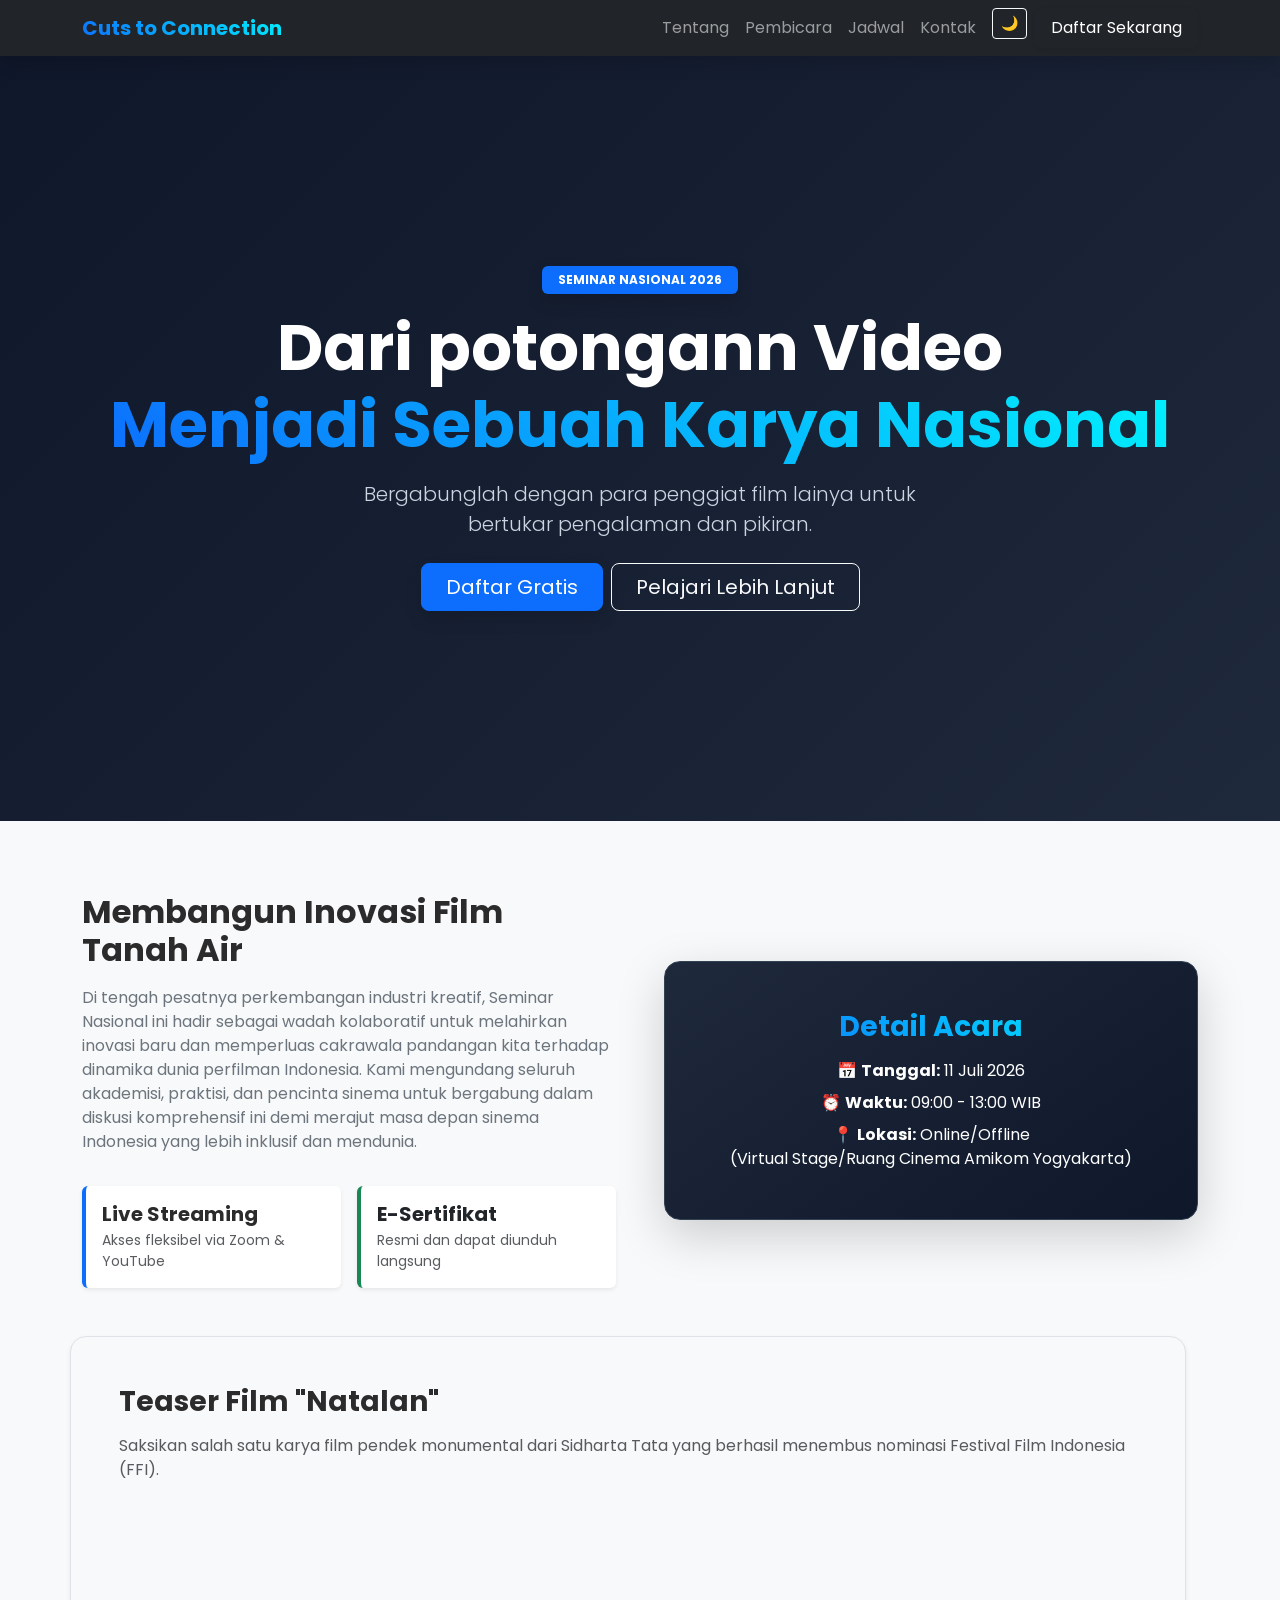
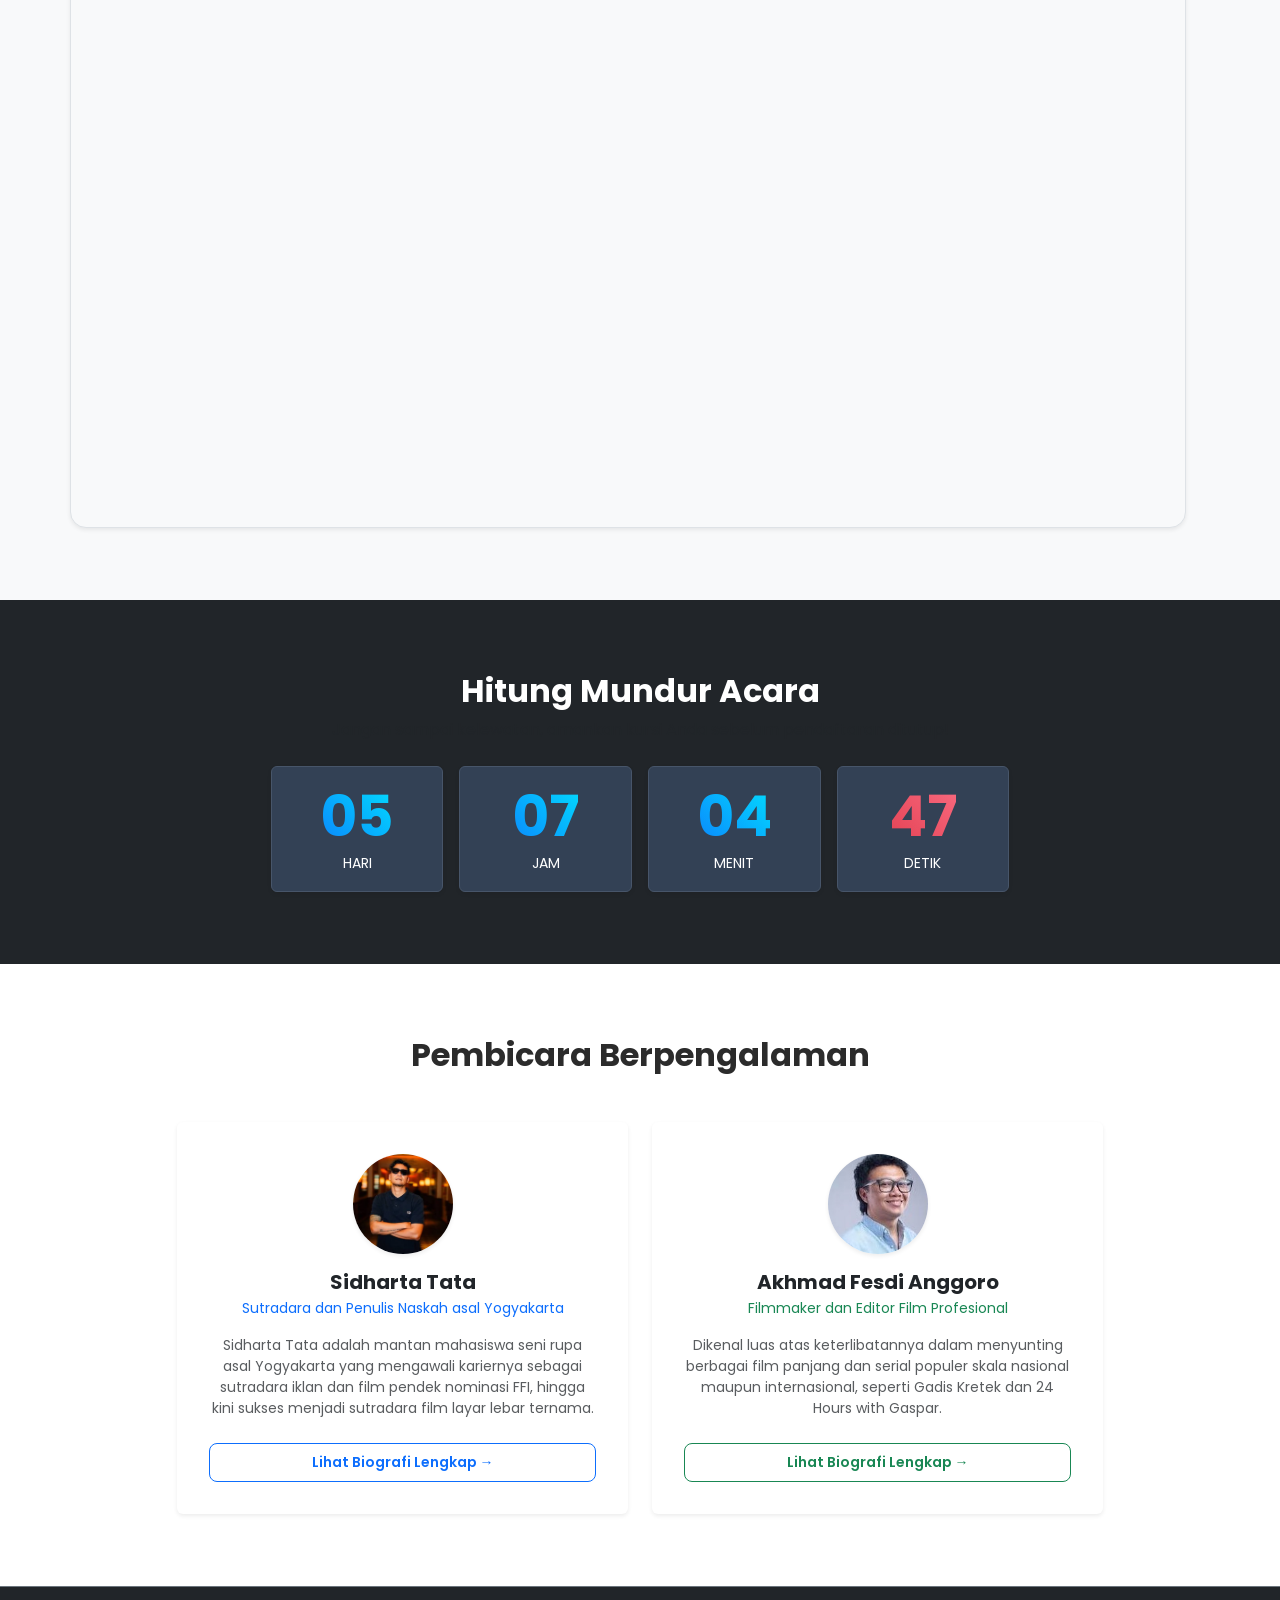
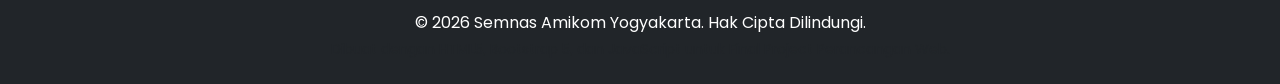
<file: index.html>
<!DOCTYPE html>
<html lang="id">
<head>
    <meta charset="UTF-8">
    <meta name="viewport" content="width=device-width, initial-scale=1.0">

    <title>CutsToConnection 2026 - Grand National Seminar
        <br> SemnasKoma 2026 - Grand National Seminar</br></title>

   

    <link href="https://cdn.jsdelivr.net/npm/bootstrap@5.3.2/dist/css/bootstrap.min.css" rel="stylesheet">
    <link href="https://fonts.googleapis.com/css2?family=Poppins:wght@300;400;600;700&display=swap" rel="stylesheet">
    <link rel="stylesheet" href="style.css">
    <!-- Kelompok S3K -->
</head>
<body>

    <nav class="navbar navbar-expand-lg navbar-dark bg-dark sticky-top shadow">
        <div class="container">
            <a class="navbar-brand fw-bold text-gradient" href="#">Cuts to Connection</a>
            <button class="navbar-toggler" type="button" data-bs-toggle="collapse" data-bs-target="#navbarNav">
                <span class="navbar-toggler-icon"></span>
            </button>
            <div class="collapse navbar-collapse" id="navbarNav">
                <ul class="navbar-nav ms-auto text-center">
                    <li class="nav-item"><a class="nav-link" href="#tentang">Tentang</a></li>
                    <li class="nav-item"><a class="nav-link" href="#pembicara">Pembicara</a></li>
                    <li class="nav-item"><a class="nav-link" href="jadwal.html">Jadwal</a></li>
                    <li class="nav-item"><a class="nav-link" href="kontak.html">Kontak</a></li>
                    <li class="nav-item">
                        <button id="themeToggle" class="btn btn-outline-light btn-sm ms-2" type="button" aria-label="Ganti tema">🌙</button>
                    </li>
                    <li class="nav-item"><a class="nav-link btn btn-primary text-white px-3 ms-2 shadow-sm" href="daftar.html">Daftar Sekarang</a></li>
                </ul>
            </div>
        </div>
    </nav>

    <header class="hero-section text-white text-center d-flex align-items-center">
        <div class="container py-5">
            <span class="badge bg-primary px-3 py-2 mb-3 shadow">SEMINAR NASIONAL 2026</span>
            <h1 class="display-3 fw-bold mb-3">Dari potongann Video <br><span class="text-gradient">Menjadi Sebuah Karya Nasional</span></h1>
            <p class="lead text-muted-light mb-4 mx-auto" style="max-width: 600px;">
                Bergabunglah dengan para penggiat film lainya untuk bertukar pengalaman dan pikiran.
            </p>
            <div class="d-grid gap-2 d-sm-flex justify-content-sm-center">
                <a href="daftar.html" class="btn btn-primary btn-lg px-4 gap-3 shadow">Daftar Gratis</a>
                <a href="#tentang" class="btn btn-outline-light btn-lg px-4">Pelajari Lebih Lanjut</a>
            </div>
        </div>
    </header>

    <section id="tentang" class="py-5 bg-light">
        <div class="container py-4">
            <div class="row align-items-center g-5">
                <div class="col-lg-6">
                    <h2 class="fw-bold mb-3">Membangun Inovasi Film Tanah Air  </h2>
                    <p class="text-secondary">Di tengah pesatnya perkembangan industri kreatif, Seminar Nasional ini hadir sebagai wadah kolaboratif untuk melahirkan inovasi baru dan memperluas cakrawala pandangan kita terhadap dinamika dunia perfilman Indonesia. Kami mengundang seluruh akademisi, praktisi, dan pencinta sinema untuk bergabung dalam diskusi komprehensif ini demi merajut masa depan sinema Indonesia yang lebih inklusif dan mendunia.</p>
                    <div class="row g-3 mt-2">
                        <div class="col-sm-6">
                            <div class="p-3 bg-white rounded shadow-sm border-start border-primary border-4">
                                <h5 class="fw-bold mb-1">Live Streaming</h5>
                                <p class="text-muted small mb-0">Akses fleksibel via Zoom & YouTube</p>
                            </div>
                        </div>
                        <div class="col-sm-6">
                            <a href="sertifikat.html" class="text-decoration-none text-dark d-block">
                                <div class="p-3 bg-white rounded shadow-sm border-start border-success border-4 h-100">
                                    <h5 class="fw-bold mb-1">E-Sertifikat</h5>
                                    <p class="text-muted small mb-0">Resmi dan dapat diunduh langsung</p>
                                </div>
                            </a>
                        </div>
                    </div>
                </div>
                <div class="col-lg-6 text-center">
                    <div class="p-5 bg-dark text-white rounded-4 shadow-lg dynamic-card">
                        <h3 class="fw-bold text-gradient mb-3">Detail Acara</h3>
                        <p class="mb-2">📅 <strong>Tanggal:</strong> 11 Juli 2026</p>
                        <p class="mb-2">⏰ <strong>Waktu:</strong> 09:00 - 13:00 WIB</p>
                        <p class="mb-0">📍 <strong>Lokasi:</strong> Online/Offline <br>(Virtual Stage/Ruang Cinema Amikom Yogyakarta)</p>
                    </div>
                </div>

                <div class="row g-4 mt-4 align-items-stretch">
                    <div class="col-12">
                        <div class="p-4 p-md-5 rounded-4 shadow-sm border h-100 bg-light">
                            <h3 class="fw-bold mb-3">Teaser Film "Natalan"</h3>
                            <p class="text-muted mb-4">Saksikan salah satu karya film pendek monumental dari Sidharta Tata yang berhasil menembus nominasi Festival Film Indonesia (FFI).</p>
                            <div class="ratio ratio-16x9 rounded overflow-hidden">
                            <iframe src="https://www.youtube.com/embed/ANlKtc3O_gI?si=EwRk-MDSQAUgYRhF" title="YouTube video player" frameborder="0" allow="accelerometer; autoplay; clipboard-write; encrypted-media; gyroscope; picture-in-picture; web-share" referrerpolicy="strict-origin-when-cross-origin" allowfullscreen></iframe>
                            </div>
                        </div>
                    </div>
                </div>
            </div>
        </div>
    </section>

    <section id="countdown-section" class="py-5 bg-dark text-white text-center">
        <div class="container py-4">
            <h2 class="fw-bold mb-2">Hitung Mundur Acara</h2>
            <p class="text-muted mb-4">Jangan sampai kelewatan, amankan kursi Anda sebelum pendaftaran ditutup!</p>
            
            <div class="row justify-content-center g-3" id="countdown-timer">
                <div class="col-3 col-md-2">
                    <div class="p-3 bg-secondary-dark rounded shadow-sm">
                        <h2 class="display-4 fw-bold mb-0 text-gradient" id="days">00</h2>
                        <span class="small text-uppercase tracking-wider">Hari</span>
                    </div>
                </div>
                <div class="col-3 col-md-2">
                    <div class="p-3 bg-secondary-dark rounded shadow-sm">
                        <h2 class="display-4 fw-bold mb-0 text-gradient" id="hours">00</h2>
                        <span class="small text-uppercase tracking-wider">Jam</span>
                    </div>
                </div>
                <div class="col-3 col-md-2">
                    <div class="p-3 bg-secondary-dark rounded shadow-sm">
                        <h2 class="display-4 fw-bold mb-0 text-gradient" id="minutes">00</h2>
                        <span class="small text-uppercase tracking-wider">Menit</span>
                    </div>
                </div>
                <div class="col-3 col-md-2">
                    <div class="p-3 bg-secondary-dark rounded shadow-sm">
                        <h2 class="display-4 fw-bold mb-0 text-danger-gradient" id="seconds">00</h2>
                        <span class="small text-uppercase tracking-wider">Detik</span>
                    </div>
                </div>
            </div>
        </div>
    </section>

<section id="pembicara" class="py-5">
    <div class="container py-4">
        <h2 class="fw-bold text-center mb-5">Pembicara Berpengalaman</h2>
        
        <div class="row g-4 justify-content-center">
            
            <div class="col-md-5">
                <div class="card h-100 shadow-sm text-center border-0 card-hover bg-white p-2">
                    <div class="card-body p-4 d-flex flex-column justify-content-between">
                        <div>
                            <div class="mx-auto mb-3" style="width: 100px; height: 100px;">
                                <img src="sidharta.jpg" alt="Sidharta Tata" class="img-fluid rounded-circle shadow-sm w-100 h-100 object-fit-cover">
                            </div>
                            <h5 class="card-title fw-bold mb-1">Sidharta Tata</h5>
                            <p class="text-primary small mb-3">Sutradara dan Penulis Naskah asal Yogyakarta</p>
                            <p class="card-text text-muted small">Sidharta Tata adalah mantan mahasiswa seni rupa asal Yogyakarta yang mengawali kariernya sebagai sutradara iklan dan film pendek nominasi FFI, hingga kini sukses menjadi sutradara film layar lebar ternama.</p>
                        </div>
                        <div class="mt-4">
                            <a href="pembicara.html?speaker=sidharta" class="btn btn-outline-primary btn-sm w-100 py-2 fw-semibold rounded-3">Lihat Biografi Lengkap →</a>
                        </div>
                    </div>
                </div>
            </div> 
            <div class="col-md-5">
                <div class="card h-100 shadow-sm text-center border-0 card-hover bg-white p-2">
                    <div class="card-body p-4 d-flex flex-column justify-content-between">
                        <div>
                            <div class="mx-auto mb-3" style="width: 100px; height: 100px;">
                                <img src="anggoro.jpg" alt="Akhmad Fesdi Anggoro" class="img-fluid rounded-circle shadow-sm w-100 h-100 object-fit-cover">
                            </div>
                            <h5 class="card-title fw-bold mb-1">Akhmad Fesdi Anggoro</h5>
                            <p class="text-success small mb-3">Filmmaker dan Editor Film Profesional</p>
                            <p class="card-text text-muted small">Dikenal luas atas keterlibatannya dalam menyunting berbagai film panjang dan serial populer skala nasional maupun internasional, seperti Gadis Kretek dan 24 Hours with Gaspar.</p>
                        </div>
                        <div class="mt-4">
                            <a href="pembicara.html?speaker=anggoro" class="btn btn-outline-success btn-sm w-100 py-2 fw-semibold rounded-3">Lihat Biografi Lengkap →</a>
                        </div>
                    </div>
                </div>
            </div>

        </div>
    </div>
</section>

    <footer class="bg-dark text-white text-center py-4 border-top border-secondary">
        <div class="container">
            <p class="mb-1">&copy; 2026 Semnas Amikom Yogyakarta. Hak Cipta Dilindungi.</p>
            <p class="small text-muted mb-0">Dibuat dengan HTML5, Bootstrap 5, dan JavaScript untuk Final Project Perancangan Web.</p>
        </div>
    </footer>

    <div class="modal fade" id="successModal" tabindex="-1" aria-hidden="true">
        <div class="modal-dialog modal-dialog-centered">
            <div class="modal-content border-0 shadow-lg">
                <div class="modal-header bg-success text-white">
                    <h5 class="modal-title fw-bold">Pandaftaran Berhasil!</h5>
                    <button type="button" class="btn-close btn-close-white" data-bs-dismiss="modal" aria-label="Close"></button>
                </div>
                <div class="modal-body p-4 text-center">
                    <div class="mb-3 text-success">
                        <svg xmlns="http://www.w3.org/2000/svg" width="64" height="64" fill="currentColor" class="bi bi-check-circle-fill" viewBox="0 0 16 16">
                          <path d="16 8A8 8 0 1 1 0 8a8 8 0 0 1 16 0zm-3.97-3.03a.75.75 0 0 0-1.08.022L7.477 9.417 5.384 7.323a.75.75 0 0 0-1.06 1.06L6.97 11.03a.75.75 0 0 0 1.079-.02l3.992-4.99a.75.75 0 0 0-.01-1.05z"/>
                        </svg>
                    </div>
                    <h4 class="fw-bold mb-2" id="modalUser">Halo, Peserta!</h4>
                    <p class="text-secondary mb-0" id="modalMessage">Pendaftaran Anda berhasil dicatat.</p>
                </div>
                <div class="modal-footer bg-light border-0 justify-content-center">
                    <button type="button" class="btn btn-secondary px-4" data-bs-dismiss="modal">Tutup</button>
                </div>
            </div>
        </div>
    </div>

    <script src="https://cdn.jsdelivr.net/npm/bootstrap@5.3.2/dist/js/bootstrap.bundle.min.js"></script>
    <script src="script.js"></script>
</body>
</html>
</file>
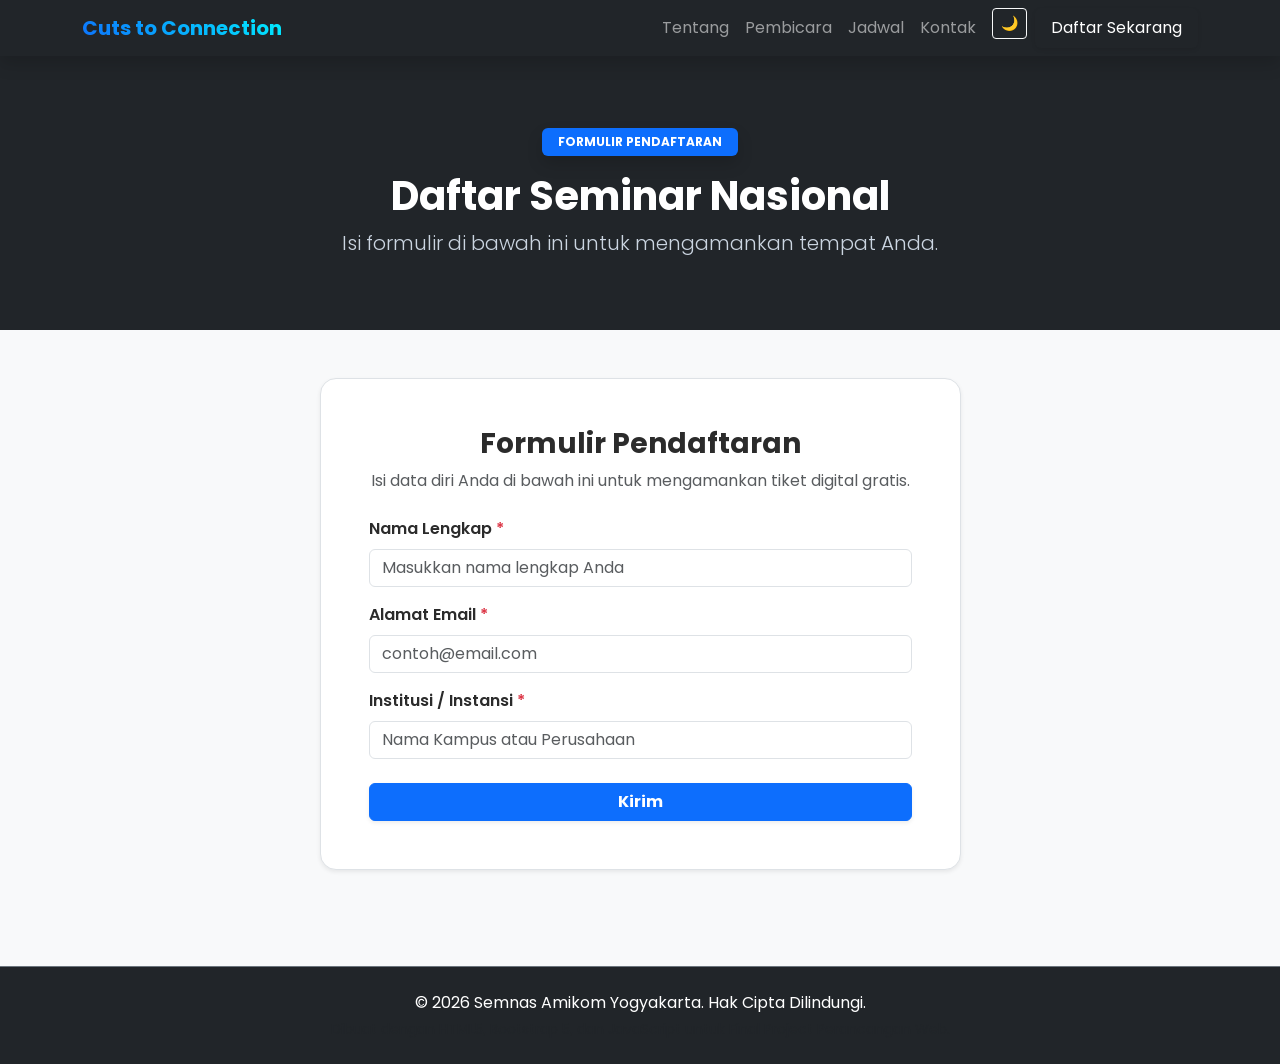
<file: daftar.html>
<!DOCTYPE html>
<html lang="id">
<head>
    <meta charset="UTF-8">
    <meta name="viewport" content="width=device-width, initial-scale=1.0">
    <title>Daftar - CutsToConnection 2026</title>
    <link href="https://cdn.jsdelivr.net/npm/bootstrap@5.3.2/dist/css/bootstrap.min.css" rel="stylesheet">
    <link href="https://fonts.googleapis.com/css2?family=Poppins:wght@300;400;600;700&display=swap" rel="stylesheet">
    <link rel="stylesheet" href="style.css">
</head>
<body class="bg-light">
    <nav class="navbar navbar-expand-lg navbar-dark bg-dark sticky-top shadow">
        <div class="container">
            <a class="navbar-brand fw-bold text-gradient" href="index.html">Cuts to Connection</a>
            <button class="navbar-toggler" type="button" data-bs-toggle="collapse" data-bs-target="#navbarNav">
                <span class="navbar-toggler-icon"></span>
            </button>
            <div class="collapse navbar-collapse" id="navbarNav">
                <ul class="navbar-nav ms-auto text-center">
                    <li class="nav-item"><a class="nav-link" href="index.html#tentang">Tentang</a></li>
                    <li class="nav-item"><a class="nav-link" href="pembicara.html">Pembicara</a></li>
                    <li class="nav-item"><a class="nav-link" href="jadwal.html">Jadwal</a></li>
                    <li class="nav-item"><a class="nav-link" href="kontak.html">Kontak</a></li>
                    <li class="nav-item">
                        <button id="themeToggle" class="btn btn-outline-light btn-sm ms-2" type="button" aria-label="Ganti tema">🌙</button>
                    </li>
                    <li class="nav-item"><a class="nav-link btn btn-primary text-white px-3 ms-2 shadow-sm" href="daftar.html">Daftar Sekarang</a></li>
                </ul>
            </div>
        </div>
    </nav>

    <header class="py-5 bg-dark text-white text-center">
        <div class="container py-4">
            <span class="badge bg-primary px-3 py-2 mb-3 shadow">FORMULIR PENDAFTARAN</span>
            <h1 class="fw-bold mb-2">Daftar Seminar Nasional</h1>
            <p class="text-muted-light lead mb-0">Isi formulir di bawah ini untuk mengamankan tempat Anda.</p>
        </div>
    </header>

    <main class="container py-5">
        <div class="row justify-content-center">
            <div class="col-lg-7">
                <div class="bg-white p-4 p-md-5 rounded-4 shadow-sm border">
                    <h3 class="fw-bold text-center mb-2">Formulir Pendaftaran</h3>
                    <p class="text-muted text-center mb-4">Isi data diri Anda di bawah ini untuk mengamankan tiket digital gratis.</p>

                    <form id="rsvpForm">
                        <div class="mb-3">
                            <label for="inputNama" class="form-label fw-semibold">Nama Lengkap <span class="text-danger">*</span></label>
                            <input type="text" class="form-control" id="inputNama" placeholder="Masukkan nama lengkap Anda" required>
                        </div>
                        <div class="mb-3">
                            <label for="inputEmail" class="form-label fw-semibold">Alamat Email <span class="text-danger">*</span></label>
                            <input type="email" class="form-control" id="inputEmail" placeholder="contoh@email.com" required>
                        </div>
                        <div class="mb-4">
                            <label for="inputInstitusi" class="form-label fw-semibold">Institusi / Instansi <span class="text-danger">*</span></label>
                            <input type="text" class="form-control" id="inputInstitusi" placeholder="Nama Kampus atau Perusahaan" required>
                        </div>
                        <button type="submit" class="btn btn-primary w-100 py-2.5 fw-bold shadow-sm">Kirim</button>
                    </form>
                </div>
            </div>
        </div>
    </main>

    <footer class="bg-dark text-white text-center py-4 border-top border-secondary mt-5">
        <div class="container">
            <p class="mb-1">&copy; 2026 Semnas Amikom Yogyakarta. Hak Cipta Dilindungi.</p>
            <p class="small text-muted mb-0">Dibuat dengan HTML5, Bootstrap 5, dan JavaScript untuk Final Project Perancangan Web.</p>
        </div>
    </footer>

    <div class="modal fade" id="successModal" tabindex="-1" aria-hidden="true">
        <div class="modal-dialog modal-dialog-centered">
            <div class="modal-content border-0 shadow-lg">
                <div class="modal-header bg-success text-white">
                    <h5 class="modal-title fw-bold">Pendaftaran Berhasil!</h5>
                    <button type="button" class="btn-close btn-close-white" data-bs-dismiss="modal" aria-label="Close"></button>
                </div>
                <div class="modal-body p-4 text-center">
                    <h4 class="fw-bold mb-2" id="modalUser">Halo, Peserta!</h4>
                    <p class="text-secondary mb-0" id="modalMessage">Pendaftaran Anda berhasil dicatat.</p>
                </div>
                <div class="modal-footer bg-light border-0 justify-content-center">
                    <button type="button" class="btn btn-secondary px-4" data-bs-dismiss="modal">Tutup</button>
                </div>
            </div>
        </div>
    </div>

    <script src="https://cdn.jsdelivr.net/npm/bootstrap@5.3.2/dist/js/bootstrap.bundle.min.js"></script>
    <script src="script.js"></script>
</body>
</html>
</file>
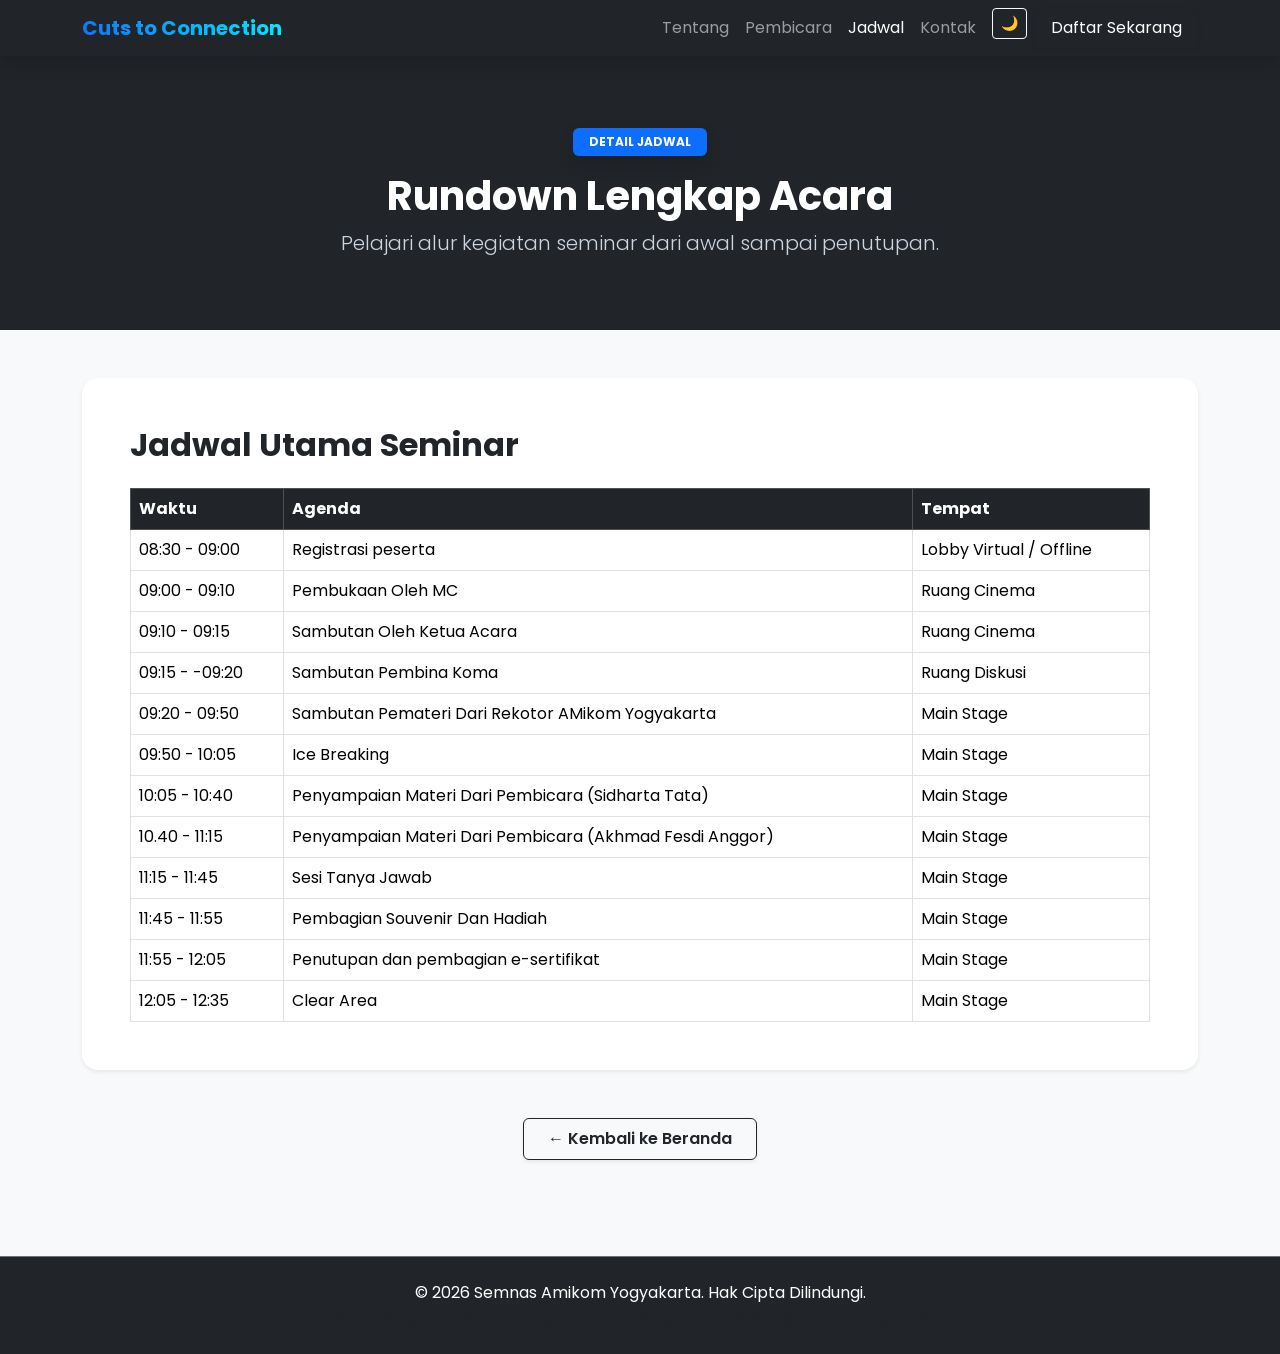
<file: jadwal.html>
<!DOCTYPE html>
<html lang="id">
<head>
    <meta charset="UTF-8">
    <meta name="viewport" content="width=device-width, initial-scale=1.0">
    <title>Jadwal Acara - CutsToConnection 2026</title>
    <link href="https://cdn.jsdelivr.net/npm/bootstrap@5.3.2/dist/css/bootstrap.min.css" rel="stylesheet">
    <link href="https://fonts.googleapis.com/css2?family=Poppins:wght@300;400;600;700&display=swap" rel="stylesheet">
    <link rel="stylesheet" href="style.css">
</head>
<body class="bg-light">
    <nav class="navbar navbar-expand-lg navbar-dark bg-dark sticky-top shadow">
        <div class="container">
            <a class="navbar-brand fw-bold text-gradient" href="index.html">Cuts to Connection</a>
            <button class="navbar-toggler" type="button" data-bs-toggle="collapse" data-bs-target="#navbarNav">
                <span class="navbar-toggler-icon"></span>
            </button>
            <div class="collapse navbar-collapse" id="navbarNav">
                <ul class="navbar-nav ms-auto text-center">
                    <li class="nav-item"><a class="nav-link" href="index.html#tentang">Tentang</a></li>
                    <li class="nav-item"><a class="nav-link" href="pembicara.html">Pembicara</a></li>
                    <li class="nav-item"><a class="nav-link active" href="jadwal.html">Jadwal</a></li>
                    <li class="nav-item"><a class="nav-link" href="kontak.html">Kontak</a></li>
                    <li class="nav-item">
                        <button id="themeToggle" class="btn btn-outline-light btn-sm ms-2" type="button" aria-label="Ganti tema">🌙</button>
                    </li>
                    <li class="nav-item"><a class="nav-link btn btn-primary text-white px-3 ms-2 shadow-sm" href="index.html#rsvp">Daftar Sekarang</a></li>
                </ul>
            </div>
        </div>
    </nav>

    <header class="py-5 bg-dark text-white text-center">
        <div class="container py-4">
            <span class="badge bg-primary px-3 py-2 mb-3 shadow">DETAIL JADWAL</span>
            <h1 class="fw-bold mb-2">Rundown Lengkap Acara</h1>
            <p class="text-muted-light lead mb-0">Pelajari alur kegiatan seminar dari awal sampai penutupan.</p>
        </div>
    </header>

    <main class="container py-5">
        <div class="row g-4">
            <div class="col-12">
                <div class="card border-0 shadow-sm rounded-4 p-4 p-md-5">
                    <h2 class="fw-bold mb-4">Jadwal Utama Seminar</h2>
                    <div class="table-responsive">
                        <table class="table table-bordered align-middle mb-0">
                            <thead class="table-dark">
                                <tr>
                                    <th>Waktu</th>
                                    <th>Agenda</th>
                                    <th>Tempat</th>
                                </tr>
                            </thead>
                            <tbody>
                                <tr>
                                    <td>08:30 - 09:00</td>
                                    <td>Registrasi peserta</td>
                                    <td>Lobby Virtual / Offline</td>
                                </tr>
                                <tr>
                                    <td>09:00 - 09:10</td>
                                    <td>Pembukaan Oleh MC</td>
                                    <td>Ruang Cinema </td>
                                </tr>
                                <tr>
                                    <td>09:10 - 09:15</td>
                                    <td>Sambutan Oleh Ketua Acara</td>
                                    <td>Ruang Cinema </td>
                                </tr>
                                <tr>
                                    <td>09:15 - -09:20</td>
                                    <td>Sambutan Pembina Koma</td>
                                    <td>Ruang Diskusi</td>
                                </tr>
                                <tr>
                                    <td>09:20 - 09:50</td>
                                    <td>Sambutan Pemateri Dari Rekotor AMikom Yogyakarta</td>
                                    <td>Main Stage</td>
                                </tr>
                                   <tr>
                                    <td>09:50 - 10:05</td>
                                    <td>Ice Breaking</td>
                                    <td>Main Stage</td>
                                </tr>
                                   <tr>
                                    <td>10:05 - 10:40</td>
                                    <td>Penyampaian Materi Dari Pembicara (Sidharta Tata)</td>
                                    <td>Main Stage</td>
                                </tr>
                                   <tr>
                                    <td>10.40 - 11:15</td>
                                    <td>Penyampaian Materi Dari Pembicara (Akhmad Fesdi Anggor)</td>
                                    <td>Main Stage</td>
                                </tr>
                                   <tr>
                                    <td>11:15 - 11:45</td>
                                    <td>Sesi Tanya Jawab</td>
                                    <td>Main Stage</td>
                                </tr>
                                   <tr>
                                    <td>11:45 - 11:55</td>
                                    <td>Pembagian Souvenir Dan Hadiah</td>
                                    <td>Main Stage</td>
                                </tr>
                                   <tr>
                                    <td>11:55 - 12:05</td>
                                    <td>Penutupan dan pembagian e-sertifikat</td>
                                    <td>Main Stage</td>
                                </tr>
                                   <tr>
                                    <td>12:05 - 12:35</td>
                                    <td>Clear Area</td>
                                    <td>Main Stage</td>
                                   </tr>
                            </tbody>
                        </table>
                    </div>
                </div>
            </div>
        </div>

        <div class="text-center mt-5">
            <a href="index.html" class="btn btn-outline-dark px-4 py-2 fw-semibold shadow-sm">← Kembali ke Beranda</a>
        </div>
    </main>

    <footer class="bg-dark text-white text-center py-4 border-top border-secondary mt-5">
        <div class="container">
            <p class="mb-1">&copy; 2026 Semnas Amikom Yogyakarta. Hak Cipta Dilindungi.</p>
            <p class="small text-muted mb-0">Dibuat dengan HTML5, Bootstrap 5, dan JavaScript untuk Final Project Perancangan Web.</p>
        </div>
    </footer>

    <script src="https://cdn.jsdelivr.net/npm/bootstrap@5.3.2/dist/js/bootstrap.bundle.min.js"></script>
    <script src="script.js"></script>
</body>
</html>
</file>
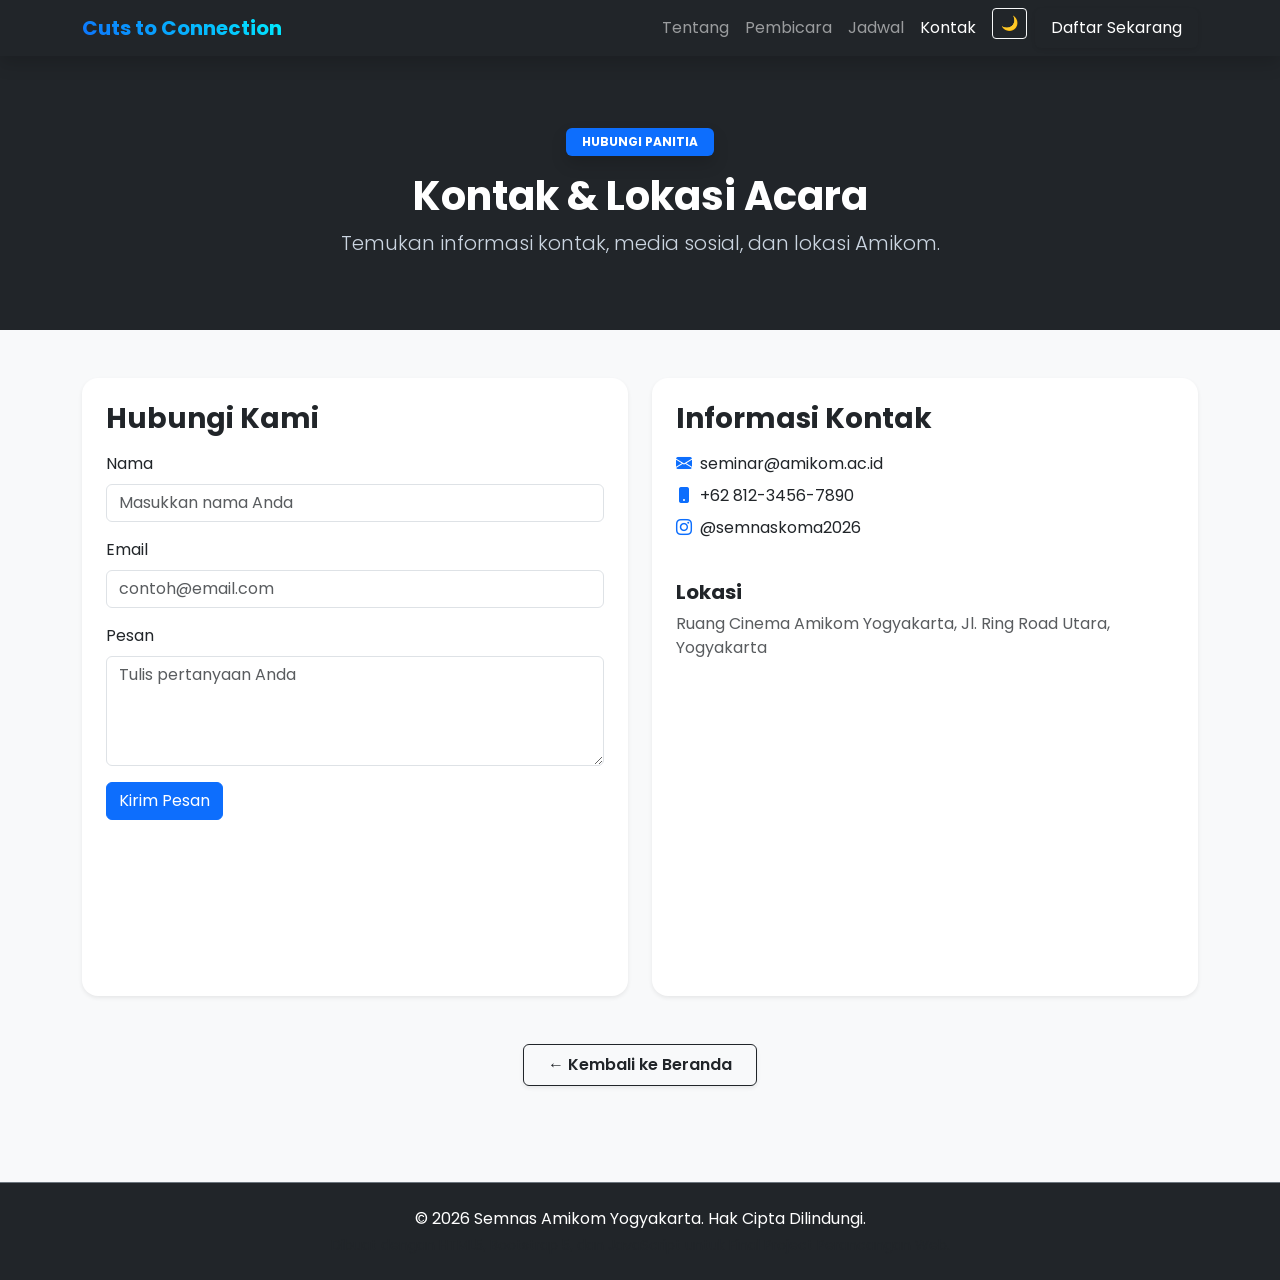
<file: kontak.html>
<!DOCTYPE html>
<html lang="id">
<head>
    <meta charset="UTF-8">
    <meta name="viewport" content="width=device-width, initial-scale=1.0">
    <title>Kontak - CutsToConnection 2026</title>
    <link href="https://cdn.jsdelivr.net/npm/bootstrap@5.3.2/dist/css/bootstrap.min.css" rel="stylesheet">
    <link rel="stylesheet" href="https://cdn.jsdelivr.net/npm/bootstrap-icons@1.11.3/font/bootstrap-icons.css">
    <link href="https://fonts.googleapis.com/css2?family=Poppins:wght@300;400;600;700&display=swap" rel="stylesheet">
    <link rel="stylesheet" href="style.css">
</head>
<body class="bg-light">
    <nav class="navbar navbar-expand-lg navbar-dark bg-dark sticky-top shadow">
        <div class="container">
            <a class="navbar-brand fw-bold text-gradient" href="index.html">Cuts to Connection</a>
            <button class="navbar-toggler" type="button" data-bs-toggle="collapse" data-bs-target="#navbarNav">
                <span class="navbar-toggler-icon"></span>
            </button>
            <div class="collapse navbar-collapse" id="navbarNav">
                <ul class="navbar-nav ms-auto text-center">
                    <li class="nav-item"><a class="nav-link" href="index.html#tentang">Tentang</a></li>
                    <li class="nav-item"><a class="nav-link" href="pembicara.html">Pembicara</a></li>
                    <li class="nav-item"><a class="nav-link" href="jadwal.html">Jadwal</a></li>
                    <li class="nav-item"><a class="nav-link active" href="kontak.html">Kontak</a></li>
                    <li class="nav-item">
                        <button id="themeToggle" class="btn btn-outline-light btn-sm ms-2" type="button" aria-label="Ganti tema">🌙</button>
                    </li>
                    <li class="nav-item"><a class="nav-link btn btn-primary text-white px-3 ms-2 shadow-sm" href="index.html#rsvp">Daftar Sekarang</a></li>
                </ul>
            </div>
        </div>
    </nav>

    <header class="py-5 bg-dark text-white text-center">
        <div class="container py-4">
            <span class="badge bg-primary px-3 py-2 mb-3 shadow">HUBUNGI PANITIA</span>
            <h1 class="fw-bold mb-2">Kontak & Lokasi Acara</h1>
            <p class="text-muted-light lead mb-0">Temukan informasi kontak, media sosial, dan lokasi Amikom.</p>
        </div>
    </header>

    <main class="container py-5">
        <div class="row g-4">
            <div class="col-lg-6">
                <div class="card border-0 shadow-sm rounded-4 p-4 h-100">
                    <h3 class="fw-bold mb-3">Hubungi Kami</h3>
                    <form>
                        <div class="mb-3">
                            <label class="form-label">Nama</label>
                            <input type="text" class="form-control" placeholder="Masukkan nama Anda">
                        </div>
                        <div class="mb-3">
                            <label class="form-label">Email</label>
                            <input type="email" class="form-control" placeholder="contoh@email.com">
                        </div>
                        <div class="mb-3">
                            <label class="form-label">Pesan</label>
                            <textarea class="form-control" rows="4" placeholder="Tulis pertanyaan Anda"></textarea>
                        </div>
                        <button type="submit" class="btn btn-primary">Kirim Pesan</button>
                    </form>
                </div>
            </div>
            <div class="col-lg-6">
                <div class="card border-0 shadow-sm rounded-4 p-4 h-100">
                    <h3 class="fw-bold mb-3">Informasi Kontak</h3>
                    <p class="mb-2"><i class="bi bi-envelope-fill text-primary me-2"></i>seminar@amikom.ac.id</p>
                    <p class="mb-2"><i class="bi bi-phone-fill text-primary me-2"></i>+62 812-3456-7890</p>
                    <p class="mb-3"><i class="bi bi-instagram text-primary me-2"></i>@semnaskoma2026</p>
                    <h5 class="fw-bold mt-4">Lokasi</h5>
                    <p class="text-muted">Ruang Cinema Amikom Yogyakarta, Jl. Ring Road Utara, Yogyakarta</p>
                    <div class="ratio ratio-16x9 rounded overflow-hidden mt-3">
                        <iframe src="https://www.google.com/maps?q=Amikom%20Yogyakarta&z=14&output=embed" allowfullscreen></iframe>
                    </div>
                </div>
            </div>
        </div>

        <div class="text-center mt-5">
            <a href="index.html" class="btn btn-outline-dark px-4 py-2 fw-semibold shadow-sm">← Kembali ke Beranda</a>
        </div>
    </main>

    <footer class="bg-dark text-white text-center py-4 border-top border-secondary mt-5">
        <div class="container">
            <p class="mb-1">&copy; 2026 Semnas Amikom Yogyakarta. Hak Cipta Dilindungi.</p>
            <p class="small text-muted mb-0">Dibuat dengan HTML5, Bootstrap 5, dan JavaScript untuk Final Project Perancangan Web.</p>
        </div>
    </footer>

    <script src="https://cdn.jsdelivr.net/npm/bootstrap@5.3.2/dist/js/bootstrap.bundle.min.js"></script>
    <script src="script.js"></script>
</body>
</html>
</file>
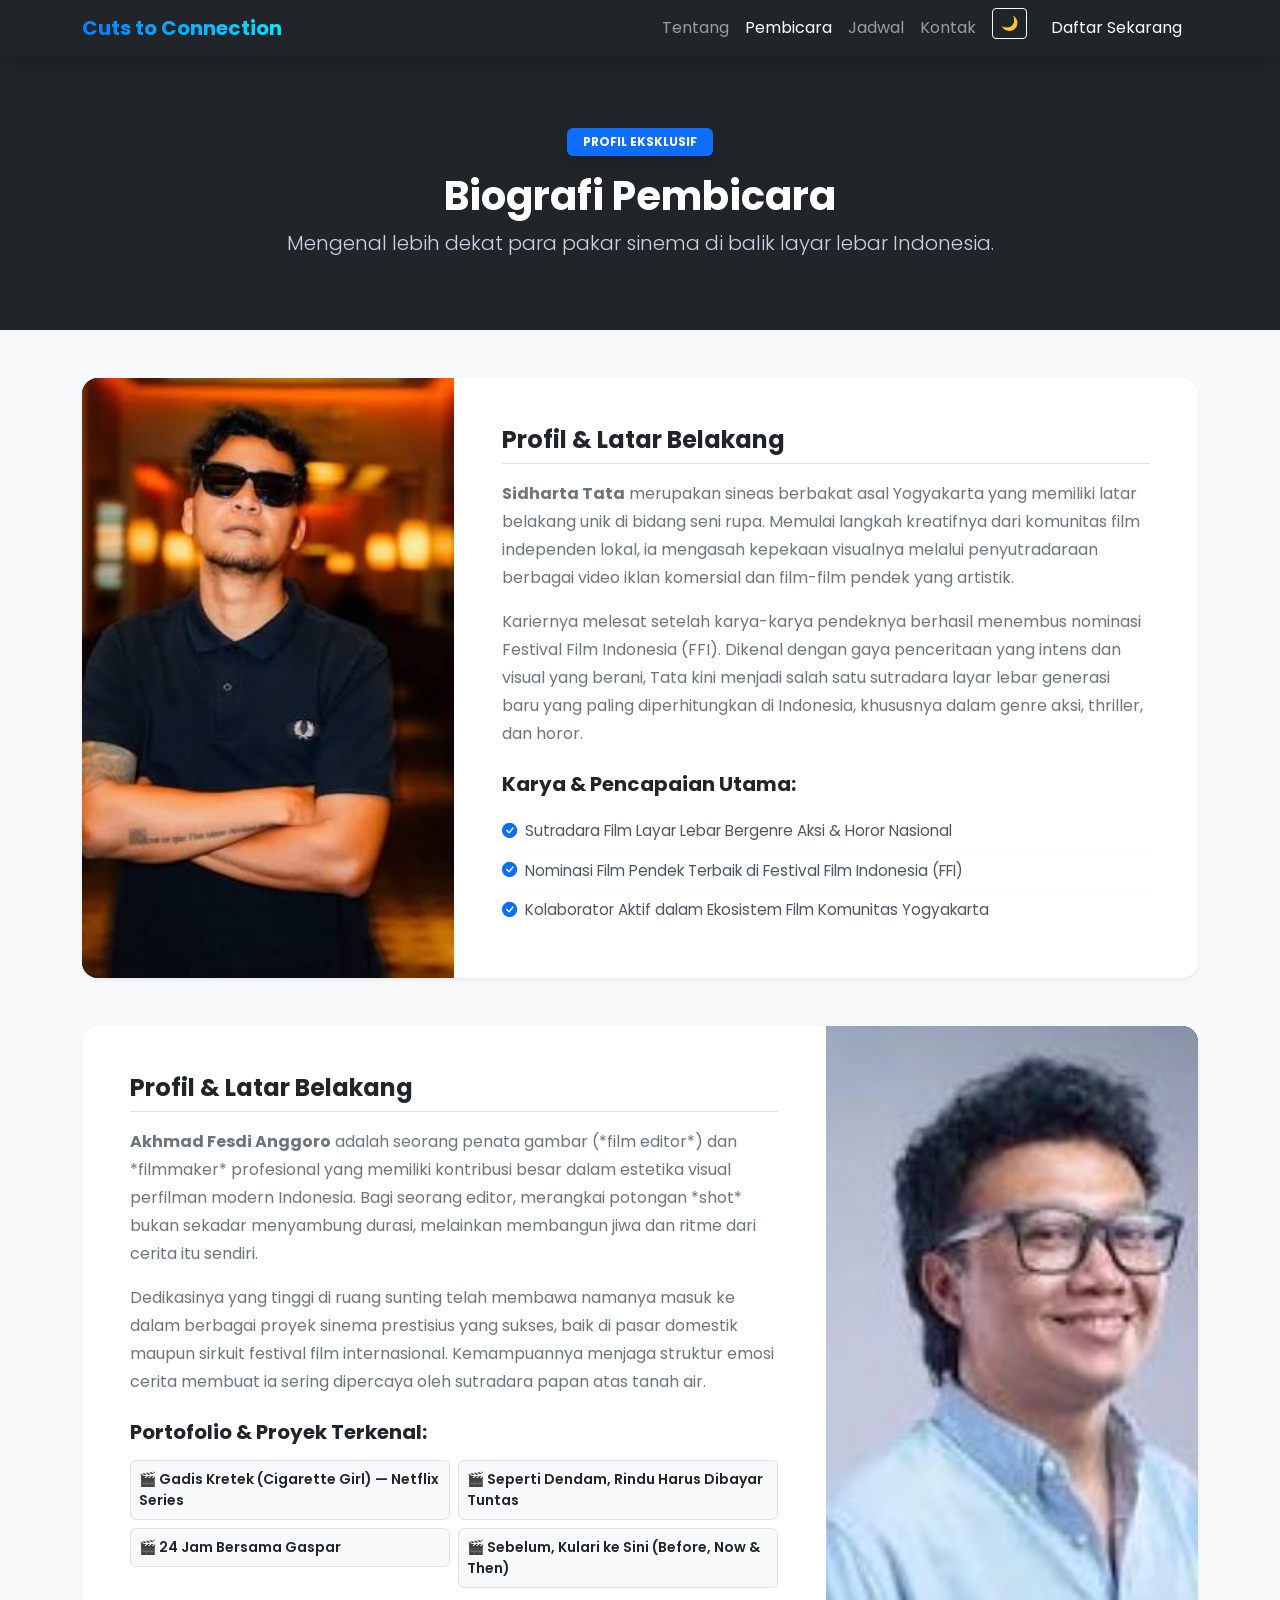
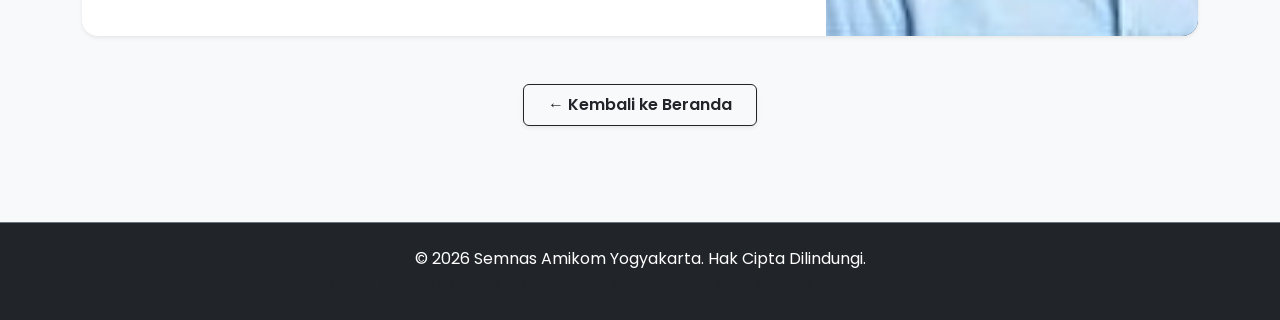
<file: pembicara.html>
<!DOCTYPE html>
<html lang="id">
<head>
    <meta charset="UTF-8">
    <meta name="viewport" content="width=device-width, initial-scale=1.0">
    <title>Biografi Pembicara - CutsToConnection 2026</title>
    <link href="https://cdn.jsdelivr.net/npm/bootstrap@5.3.2/dist/css/bootstrap.min.css" rel="stylesheet">
    <link rel="stylesheet" href="https://cdn.jsdelivr.net/npm/bootstrap-icons@1.11.3/font/bootstrap-icons.css">
    <link href="https://fonts.googleapis.com/css2?family=Poppins:wght@300;400;600;700&display=swap" rel="stylesheet">
    <link rel="stylesheet" href="style.css">
</head>
<body class="bg-light">


    <nav class="navbar navbar-expand-lg navbar-dark bg-dark sticky-top shadow">
        <div class="container">
            <a class="navbar-brand fw-bold text-gradient" href="index.html">Cuts to Connection</a>
            <button class="navbar-toggler" type="button" data-bs-toggle="collapse" data-bs-target="#navbarNav">
                <span class="navbar-toggler-icon"></span>
            </button>
            <div class="collapse navbar-collapse" id="navbarNav">
                <ul class="navbar-nav ms-auto text-center">
                    <li class="nav-item"><a class="nav-link" href="index.html#tentang">Tentang</a></li>
                    <li class="nav-item"><a class="nav-link active" href="#">Pembicara</a></li>
                    <li class="nav-item"><a class="nav-link" href="jadwal.html">Jadwal</a></li>
                    <li class="nav-item"><a class="nav-link" href="kontak.html">Kontak</a></li>
                    <li class="nav-item">
                        <button id="themeToggle" class="btn btn-outline-light btn-sm ms-2" type="button" aria-label="Ganti tema">🌙</button>
                    </li>
                    <li class="nav-item"><a class="nav-link btn btn-primary text-white px-3 ms-2 shadow-sm" href="index.html#rsvp">Daftar Sekarang</a></li>
                </ul>
            </div>
        </div>
    </nav>

    <!-- Header Section -->
    <header class="py-5 bg-dark text-white text-center">
        <div class="container py-4">
            <span class="badge bg-primary px-3 py-2 mb-3 shadow">PROFIL EKSKLUSIF</span>
            <h1 class="fw-bold mb-2">Biografi Pembicara</h1>
            <p class="text-muted-light lead mb-0">Mengenal lebih dekat para pakar sinema di balik layar lebar Indonesia.</p>
        </div>
    </header>

  
    <main class="container py-5">
        <div class="row g-5">
            
            
            <div class="col-12" data-speaker="sidharta">
                <div class="card border-0 shadow-sm rounded-4 overflow-hidden bg-white">
                    <div class="row g-0">
                        <div class="col-lg-4 bg-dark text-white p-0">
                            <div class="speaker-photo-panel">
                                <img src="sidharta.jpg" alt="Sidharta Tata" class="w-100 h-100 object-fit-cover">
                            </div>
                        </div>
                        <div class="col-lg-8">
                            <div class="card-body p-4 p-md-5">
                                <h4 class="fw-bold text-dark border-bottom pb-2 mb-3">Profil & Latar Belakang</h4>
                                <p class="text-secondary leading-relaxed">
                                    <strong>Sidharta Tata</strong> merupakan sineas berbakat asal Yogyakarta yang memiliki latar belakang unik di bidang seni rupa. Memulai langkah kreatifnya dari komunitas film independen lokal, ia mengasah kepekaan visualnya melalui penyutradaraan berbagai video iklan komersial dan film-film pendek yang artistik.
                                </p>
                                <p class="text-secondary leading-relaxed">
                                    Kariernya melesat setelah karya-karya pendeknya berhasil menembus nominasi Festival Film Indonesia (FFI). Dikenal dengan gaya penceritaan yang intens dan visual yang berani, Tata kini menjadi salah satu sutradara layar lebar generasi baru yang paling diperhitungkan di Indonesia, khususnya dalam genre aksi, thriller, dan horor.
                                </p>
                                
                                <h5 class="fw-bold text-dark mt-4 mb-3">Karya & Pencapaian Utama:</h5>
                                <ul class="list-group list-group-flush">
                                    <li class="list-group-item bg-transparent px-0 border-light"><i class="bi bi-check-circle-fill text-primary me-2"></i>Sutradara Film Layar Lebar Bergenre Aksi & Horor Nasional</li>
                                    <li class="list-group-item bg-transparent px-0 border-light"><i class="bi bi-check-circle-fill text-primary me-2"></i>Nominasi Film Pendek Terbaik di Festival Film Indonesia (FFI)</li>
                                    <li class="list-group-item bg-transparent px-0 border-light"><i class="bi bi-check-circle-fill text-primary me-2"></i>Kolaborator Aktif dalam Ekosistem Film Komunitas Yogyakarta</li>
                                </ul>
                            </div>
                        </div>
                    </div>
                </div>
            </div>

            <!-- Pembicara 2: Akhmad Fesdi Anggoro -->
            <div class="col-12" data-speaker="anggoro">
                <div class="card border-0 shadow-sm rounded-4 overflow-hidden bg-white">
                    <div class="row g-0">
                        <div class="col-lg-4 bg-dark text-white p-0 order-lg-last">
                            <div class="speaker-photo-panel">
                                <img src="anggoro.jpg" alt="Akhmad Fesdi Anggoro" class="w-100 h-100 object-fit-cover">
                            </div>
                        </div>
                        <div class="col-lg-8">
                            <div class="card-body p-4 p-md-5">
                                <h4 class="fw-bold text-dark border-bottom pb-2 mb-3">Profil & Latar Belakang</h4>
                                <p class="text-secondary leading-relaxed">
                                    <strong>Akhmad Fesdi Anggoro</strong> adalah seorang penata gambar (*film editor*) dan *filmmaker* profesional yang memiliki kontribusi besar dalam estetika visual perfilman modern Indonesia. Bagi seorang editor, merangkai potongan *shot* bukan sekadar menyambung durasi, melainkan membangun jiwa dan ritme dari cerita itu sendiri.
                                </p>
                                <p class="text-secondary leading-relaxed">
                                    Dedikasinya yang tinggi di ruang sunting telah membawa namanya masuk ke dalam berbagai proyek sinema prestisius yang sukses, baik di pasar domestik maupun sirkuit festival film internasional. Kemampuannya menjaga struktur emosi cerita membuat ia sering dipercaya oleh sutradara papan atas tanah air.
                                </p>
                                
                                <h5 class="fw-bold text-dark mt-4 mb-3">Portofolio & Proyek Terkenal:</h5>
                                <div class="row g-2">
                                    <div class="col-sm-6">
                                        <div class="p-2 bg-light border rounded small fw-semibold">🎬 Gadis Kretek (Cigarette Girl) — Netflix Series</div>
                                    </div>
                                    <div class="col-sm-6">
                                        <div class="p-2 bg-light border rounded small fw-semibold">🎬 Seperti Dendam, Rindu Harus Dibayar Tuntas</div>
                                    </div>
                                    <div class="col-sm-6">
                                        <div class="p-2 bg-light border rounded small fw-semibold">🎬 24 Jam Bersama Gaspar</div>
                                    </div>
                                    <div class="col-sm-6">
                                        <div class="p-2 bg-light border rounded small fw-semibold">🎬 Sebelum, Kulari ke Sini (Before, Now & Then)</div>
                                    </div>
                                </div>
                            </div>
                        </div>
                    </div>
                </div>
            </div>

        </div>

        <!-- Back Button -->
        <div class="text-center mt-5">
            <a href="index.html" class="btn btn-outline-dark px-4 py-2 fw-semibold shadow-sm">
                ← Kembali ke Beranda
            </a>
        </div>
    </main>

    <!-- Footer -->
    <footer class="bg-dark text-white text-center py-4 border-top border-secondary mt-5">
        <div class="container">
            <p class="mb-1">&copy; 2026 Semnas Amikom Yogyakarta. Hak Cipta Dilindungi.</p>
            <p class="small text-muted mb-0">Dibuat dengan HTML5, Bootstrap 5, dan JavaScript untuk Final Project Perancangan Web.</p>
        </div>
    </footer>

    <script src="https://cdn.jsdelivr.net/npm/bootstrap@5.3.2/dist/js/bootstrap.bundle.min.js"></script>
    <script src="script.js"></script>
</body>
</html>
</file>
<file: style.css>
body {
    font-family: 'Poppins', sans-serif;
    background-color: #ffffff;
    color: #2b2b2b;
    scroll-behavior: smooth;
}

/* EFEK GRADASI PADA TEKS */
.text-gradient {
    background: linear-gradient(45deg, #0d6efd, #00f2fe);
    -webkit-background-clip: text;
    -webkit-text-fill-color: transparent;
}

.text-danger-gradient {
    background: linear-gradient(45deg, #dc3545, #ff758c);
    -webkit-background-clip: text;
    -webkit-text-fill-color: transparent;
}

/* HERO SECTION CUSTOMIZATION */
.hero-section {
    background: linear-gradient(135deg, #0f172a 0%, #1e293b 100%);
    min-height: 85vh;
    padding: 100px 0;
}

.text-muted-light {
    color: #cbd5e1;
}


.avatar-placeholder {
    width: 80px;
    height: 80px;
    line-height: 80px;
}


.bg-secondary-dark {
    background-color: #334155 !important;
    border: 1px solid #475569;
}


.card-hover {
    transition: transform 0.3s ease, box-shadow 0.3s ease;
}
.card-hover:hover {
    transform: translateY(-5px);
    box-shadow: 0 10px 20px rgba(0,0,0,0.1) !important;
}

.dynamic-card {
    border: 1px solid #334155;
    background: linear-gradient(145deg, #1e293b, #0f172a) !important;
}

.leading-relaxed {
    line-height: 1.75;
}


.card {
    transition: all 0.3s ease;
}


.card:hover .avatar-placeholder {
    transform: scale(1.05);
    transition: transform 0.3s ease;
}


.list-group-item {
    font-size: 0.95rem;
    color: #4b5563;
}


.speaker-photo-panel {
    width: 100%;
    height: 100%;
    min-height: 320px;
    overflow: hidden;
}

.speaker-photo-panel img {
    display: block;
    width: 100%;
    height: 100%;
    object-fit: cover;
}

body.dark-theme {
    background-color: #0f172a;
    color: #f8fafc;
}

body.dark-theme .bg-light,
body.dark-theme .bg-white,
body.dark-theme .card,
body.dark-theme .border,
body.dark-theme .rounded-4 {
    background-color: #111827 !important;
    color: #f8fafc !important;
    border-color: #334155 !important;
}

body.dark-theme .text-muted,
body.dark-theme .text-secondary,
body.dark-theme .text-muted-light,
body.dark-theme .small,
body.dark-theme .card-text,
body.dark-theme .table {
    color: #cbd5e1 !important;
}

body.dark-theme .navbar-dark {
    background-color: #020617 !important;
}

body.dark-theme .form-control {
    background-color: #0f172a;
    color: #f8fafc;
    border-color: #334155;
}

body.dark-theme .form-control::placeholder {
    color: #94a3b8;
}

body.dark-theme .table-dark {
    background-color: #1e293b !important;
    color: #ffffff !important;
}

body.dark-theme .btn-outline-light {
    color: #f8fafc;
    border-color: #f8fafc;
}

@media (max-width: 991.98px) {
    .order-lg-last {
        order: -1 !important; 
    }
}
</file>
